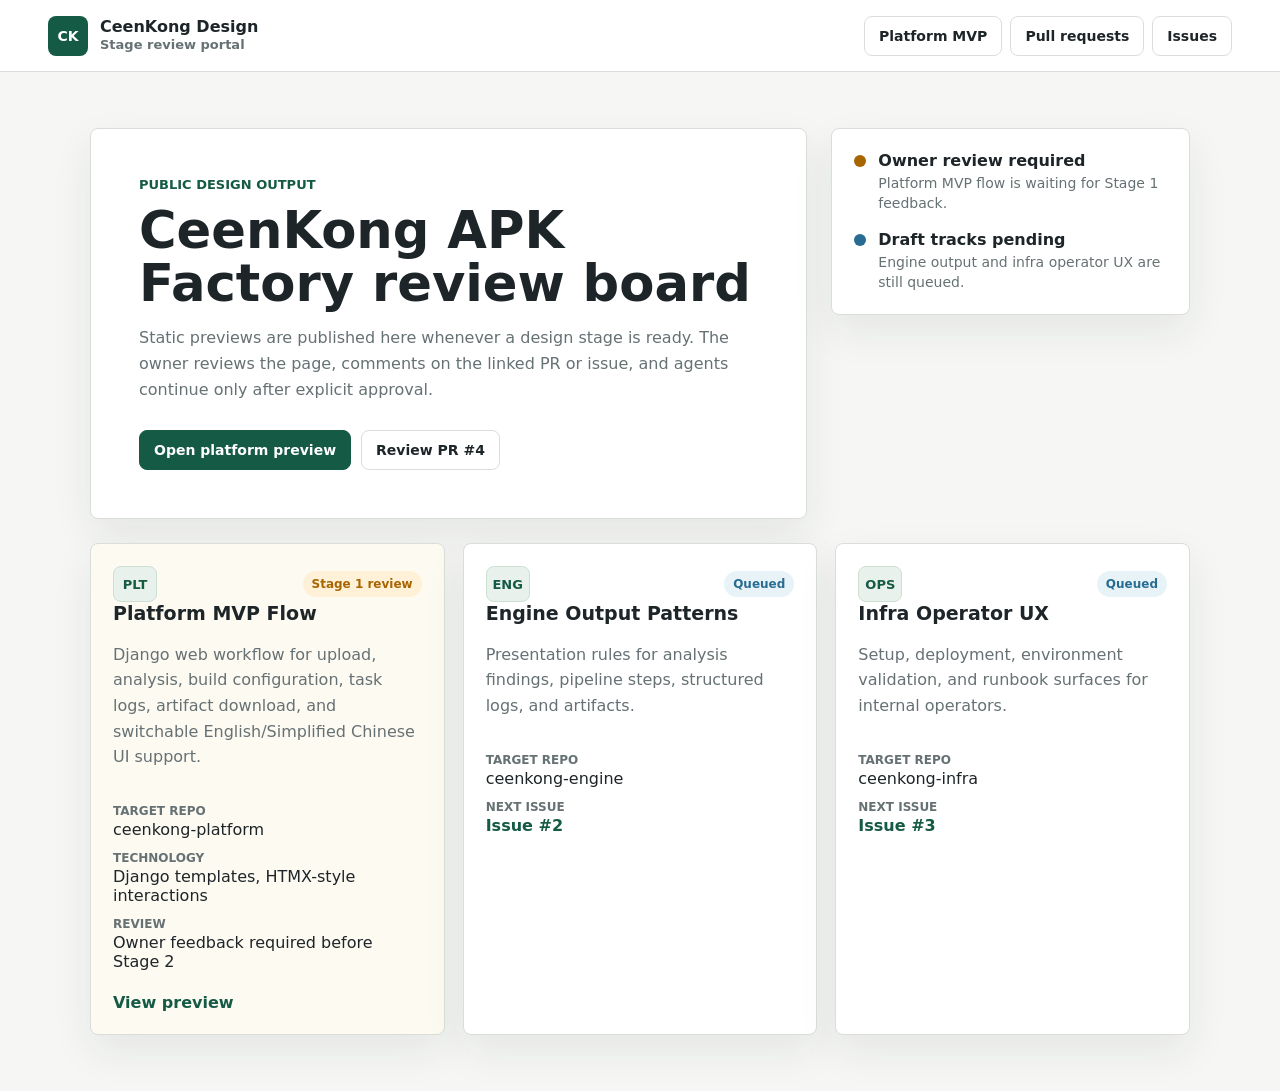
<file: site/index.html>
<!doctype html>
<html lang="en">
  <head>
    <meta charset="utf-8">
    <meta name="viewport" content="width=device-width, initial-scale=1">
    <title>CeenKong Design Review</title>
    <link rel="stylesheet" href="./styles.css">
  </head>
  <body>
    <header class="topbar">
      <a class="brand" href="./index.html" aria-label="CeenKong Design home">
        <span class="brand-mark">CK</span>
        <span>
          <strong>CeenKong Design</strong>
          <small>Stage review portal</small>
        </span>
      </a>
      <nav class="topnav" aria-label="Primary">
        <a href="./platform-mvp.html">Platform MVP</a>
        <a href="https://github.com/ceenkong/ceenkong-design/pulls">Pull requests</a>
        <a href="https://github.com/ceenkong/ceenkong-design/issues">Issues</a>
      </nav>
    </header>

    <main class="page-grid">
      <section class="review-summary" aria-labelledby="review-title">
        <div class="eyebrow">Public design output</div>
        <h1 id="review-title">CeenKong APK Factory review board</h1>
        <p>
          Static previews are published here whenever a design stage is ready.
          The owner reviews the page, comments on the linked PR or issue, and
          agents continue only after explicit approval.
        </p>
        <div class="summary-actions">
          <a class="primary-link" href="./platform-mvp.html">Open platform preview</a>
          <a class="secondary-link" href="https://github.com/ceenkong/ceenkong-design/pull/4">Review PR #4</a>
        </div>
      </section>

      <section class="status-panel" aria-label="Current review gates">
        <div class="status-row">
          <span class="status-dot needs-review"></span>
          <div>
            <strong>Owner review required</strong>
            <span>Platform MVP flow is waiting for Stage 1 feedback.</span>
          </div>
        </div>
        <div class="status-row">
          <span class="status-dot draft"></span>
          <div>
            <strong>Draft tracks pending</strong>
            <span>Engine output and infra operator UX are still queued.</span>
          </div>
        </div>
      </section>

      <section class="track-list" aria-label="Design tracks">
        <article class="track-card active">
          <div class="track-meta">
            <span class="track-code">PLT</span>
            <span class="stage-badge review">Stage 1 review</span>
          </div>
          <h2>Platform MVP Flow</h2>
          <p>Django web workflow for upload, analysis, build configuration, task logs, artifact download, and switchable English/Simplified Chinese UI support.</p>
          <dl>
            <div>
              <dt>Target repo</dt>
              <dd>ceenkong-platform</dd>
            </div>
            <div>
              <dt>Technology</dt>
              <dd>Django templates, HTMX-style interactions</dd>
            </div>
            <div>
              <dt>Review</dt>
              <dd>Owner feedback required before Stage 2</dd>
            </div>
          </dl>
          <a href="./platform-mvp.html">View preview</a>
        </article>

        <article class="track-card">
          <div class="track-meta">
            <span class="track-code">ENG</span>
            <span class="stage-badge draft">Queued</span>
          </div>
          <h2>Engine Output Patterns</h2>
          <p>Presentation rules for analysis findings, pipeline steps, structured logs, and artifacts.</p>
          <dl>
            <div>
              <dt>Target repo</dt>
              <dd>ceenkong-engine</dd>
            </div>
            <div>
              <dt>Next issue</dt>
              <dd><a href="https://github.com/ceenkong/ceenkong-design/issues/2">Issue #2</a></dd>
            </div>
          </dl>
        </article>

        <article class="track-card">
          <div class="track-meta">
            <span class="track-code">OPS</span>
            <span class="stage-badge draft">Queued</span>
          </div>
          <h2>Infra Operator UX</h2>
          <p>Setup, deployment, environment validation, and runbook surfaces for internal operators.</p>
          <dl>
            <div>
              <dt>Target repo</dt>
              <dd>ceenkong-infra</dd>
            </div>
            <div>
              <dt>Next issue</dt>
              <dd><a href="https://github.com/ceenkong/ceenkong-design/issues/3">Issue #3</a></dd>
            </div>
          </dl>
        </article>
      </section>
    </main>
  </body>
</html>
</file>
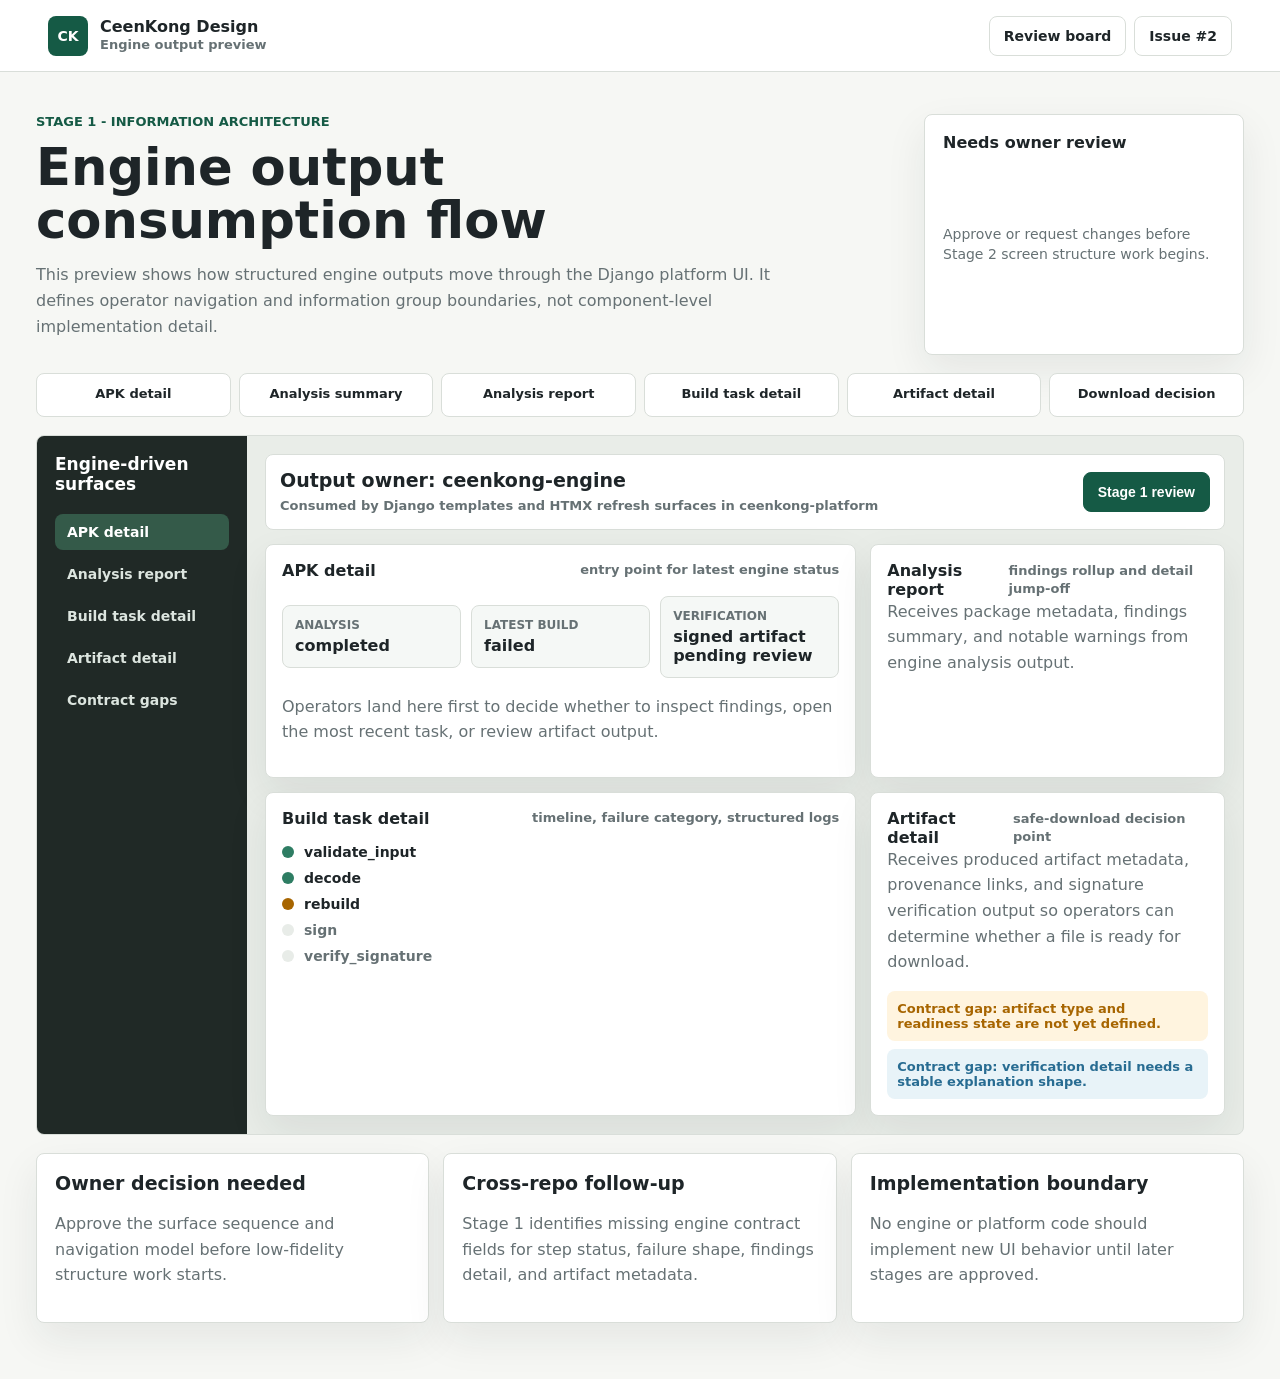
<file: site/engine-output.html>
<!doctype html>
<html lang="en">
  <head>
    <meta charset="utf-8">
    <meta name="viewport" content="width=device-width, initial-scale=1">
    <title>Engine Output Preview - CeenKong Design</title>
    <link rel="stylesheet" href="./styles.css">
  </head>
  <body>
    <header class="topbar">
      <a class="brand" href="./index.html" aria-label="CeenKong Design home">
        <span class="brand-mark">CK</span>
        <span>
          <strong>CeenKong Design</strong>
          <small>Engine output preview</small>
        </span>
      </a>
      <nav class="topnav" aria-label="Primary">
        <a href="./index.html">Review board</a>
        <a href="https://github.com/ceenkong/ceenkong-design/issues/2">Issue #2</a>
      </nav>
    </header>

    <main class="prototype-page">
      <section class="prototype-header">
        <div>
          <div class="eyebrow">Stage 1 - information architecture</div>
          <h1>Engine output consumption flow</h1>
          <p>
            This preview shows how structured engine outputs move through the
            Django platform UI. It defines operator navigation and information
            group boundaries, not component-level implementation detail.
          </p>
        </div>
        <aside class="review-note" aria-label="Review status">
          <strong>Needs owner review</strong>
          <span>Approve or request changes before Stage 2 screen structure work begins.</span>
        </aside>
      </section>

      <section class="flow-strip" aria-label="Primary workflow">
        <span>APK detail</span>
        <span>Analysis summary</span>
        <span>Analysis report</span>
        <span>Build task detail</span>
        <span>Artifact detail</span>
        <span>Download decision</span>
      </section>

      <section class="workspace-shell" aria-label="Engine output navigation map">
        <aside class="sidebar">
          <div class="sidebar-title">Engine-driven surfaces</div>
          <a class="nav-active" href="#apk-detail">APK detail</a>
          <a href="#analysis-report">Analysis report</a>
          <a href="#build-task">Build task detail</a>
          <a href="#artifact-detail">Artifact detail</a>
          <a href="#contract-gaps">Contract gaps</a>
        </aside>

        <section class="work-area">
          <div class="toolbar">
            <div>
              <h2>Output owner: ceenkong-engine</h2>
              <span>Consumed by Django templates and HTMX refresh surfaces in ceenkong-platform</span>
            </div>
            <button type="button">Stage 1 review</button>
          </div>

          <div class="screen-grid">
            <article class="surface large" id="apk-detail">
              <div class="surface-title">
                <strong>APK detail</strong>
                <span>entry point for latest engine status</span>
              </div>
              <div class="metric-row">
                <div><span>Analysis</span><strong>completed</strong></div>
                <div><span>Latest build</span><strong>failed</strong></div>
                <div><span>Verification</span><strong>signed artifact pending review</strong></div>
              </div>
              <p>
                Operators land here first to decide whether to inspect findings,
                open the most recent task, or review artifact output.
              </p>
            </article>

            <article class="surface" id="analysis-report">
              <div class="surface-title">
                <strong>Analysis report</strong>
                <span>findings rollup and detail jump-off</span>
              </div>
              <p>
                Receives package metadata, findings summary, and notable
                warnings from engine analysis output.
              </p>
            </article>

            <article class="surface" id="build-task">
              <div class="surface-title">
                <strong>Build task detail</strong>
                <span>timeline, failure category, structured logs</span>
              </div>
              <ol class="timeline">
                <li class="done">validate_input</li>
                <li class="done">decode</li>
                <li class="active">rebuild</li>
                <li>sign</li>
                <li>verify_signature</li>
              </ol>
            </article>

            <article class="surface large" id="artifact-detail">
              <div class="surface-title">
                <strong>Artifact detail</strong>
                <span>safe-download decision point</span>
              </div>
              <p>
                Receives produced artifact metadata, provenance links, and
                signature verification output so operators can determine whether
                a file is ready for download.
              </p>
              <div class="finding warning">Contract gap: artifact type and readiness state are not yet defined.</div>
              <div class="finding info">Contract gap: verification detail needs a stable explanation shape.</div>
            </article>
          </div>
        </section>
      </section>

      <section class="handoff-grid" aria-label="Review focus">
        <article>
          <h2>Owner decision needed</h2>
          <p>Approve the surface sequence and navigation model before low-fidelity structure work starts.</p>
        </article>
        <article id="contract-gaps">
          <h2>Cross-repo follow-up</h2>
          <p>Stage 1 identifies missing engine contract fields for step status, failure shape, findings detail, and artifact metadata.</p>
        </article>
        <article>
          <h2>Implementation boundary</h2>
          <p>No engine or platform code should implement new UI behavior until later stages are approved.</p>
        </article>
      </section>
    </main>
  </body>
</html>
</file>
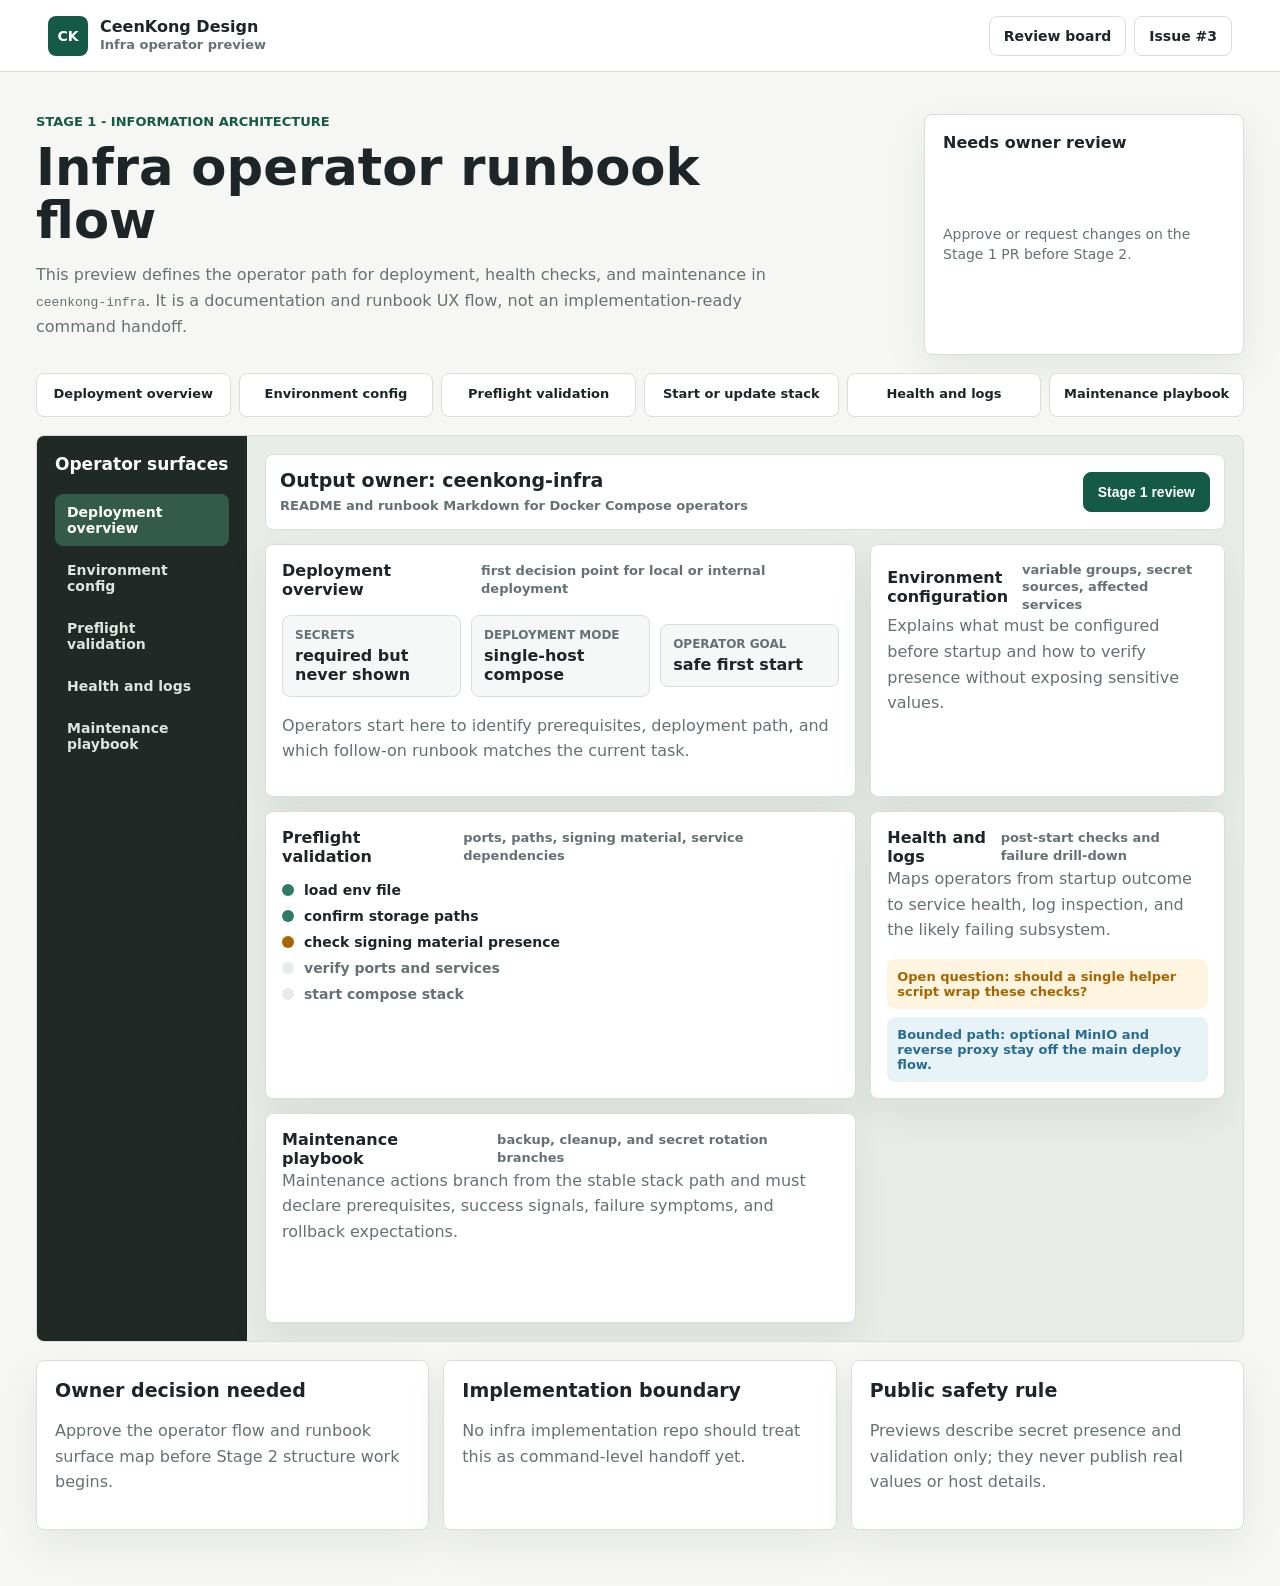
<file: site/infra-operator.html>
<!doctype html>
<html lang="en">
  <head>
    <meta charset="utf-8">
    <meta name="viewport" content="width=device-width, initial-scale=1">
    <title>Infra Operator Preview - CeenKong Design</title>
    <link rel="stylesheet" href="./styles.css">
  </head>
  <body>
    <header class="topbar">
      <a class="brand" href="./index.html" aria-label="CeenKong Design home">
        <span class="brand-mark">CK</span>
        <span>
          <strong>CeenKong Design</strong>
          <small>Infra operator preview</small>
        </span>
      </a>
      <nav class="topnav" aria-label="Primary">
        <a href="./index.html">Review board</a>
        <a href="https://github.com/ceenkong/ceenkong-design/issues/3">Issue #3</a>
      </nav>
    </header>

    <main class="prototype-page">
      <section class="prototype-header">
        <div>
          <div class="eyebrow">Stage 1 - information architecture</div>
          <h1>Infra operator runbook flow</h1>
          <p>
            This preview defines the operator path for deployment, health
            checks, and maintenance in <code>ceenkong-infra</code>. It is a
            documentation and runbook UX flow, not an implementation-ready
            command handoff.
          </p>
        </div>
        <aside class="review-note" aria-label="Review status">
          <strong>Needs owner review</strong>
          <span>Approve or request changes on the Stage 1 PR before Stage 2.</span>
        </aside>
      </section>

      <section class="flow-strip" aria-label="Primary workflow">
        <span>Deployment overview</span>
        <span>Environment config</span>
        <span>Preflight validation</span>
        <span>Start or update stack</span>
        <span>Health and logs</span>
        <span>Maintenance playbook</span>
      </section>

      <section class="workspace-shell" aria-label="Infra operator navigation map">
        <aside class="sidebar">
          <div class="sidebar-title">Operator surfaces</div>
          <a class="nav-active" href="#overview">Deployment overview</a>
          <a href="#environment">Environment config</a>
          <a href="#preflight">Preflight validation</a>
          <a href="#health">Health and logs</a>
          <a href="#maintenance">Maintenance playbook</a>
        </aside>

        <section class="work-area">
          <div class="toolbar">
            <div>
              <h2>Output owner: ceenkong-infra</h2>
              <span>README and runbook Markdown for Docker Compose operators</span>
            </div>
            <button type="button">Stage 1 review</button>
          </div>

          <div class="screen-grid">
            <article class="surface large" id="overview">
              <div class="surface-title">
                <strong>Deployment overview</strong>
                <span>first decision point for local or internal deployment</span>
              </div>
              <div class="metric-row">
                <div><span>Secrets</span><strong>required but never shown</strong></div>
                <div><span>Deployment mode</span><strong>single-host compose</strong></div>
                <div><span>Operator goal</span><strong>safe first start</strong></div>
              </div>
              <p>
                Operators start here to identify prerequisites, deployment path,
                and which follow-on runbook matches the current task.
              </p>
            </article>

            <article class="surface" id="environment">
              <div class="surface-title">
                <strong>Environment configuration</strong>
                <span>variable groups, secret sources, affected services</span>
              </div>
              <p>
                Explains what must be configured before startup and how to
                verify presence without exposing sensitive values.
              </p>
            </article>

            <article class="surface" id="preflight">
              <div class="surface-title">
                <strong>Preflight validation</strong>
                <span>ports, paths, signing material, service dependencies</span>
              </div>
              <ol class="timeline">
                <li class="done">load env file</li>
                <li class="done">confirm storage paths</li>
                <li class="active">check signing material presence</li>
                <li>verify ports and services</li>
                <li>start compose stack</li>
              </ol>
            </article>

            <article class="surface large" id="health">
              <div class="surface-title">
                <strong>Health and logs</strong>
                <span>post-start checks and failure drill-down</span>
              </div>
              <p>
                Maps operators from startup outcome to service health, log
                inspection, and the likely failing subsystem.
              </p>
              <div class="finding warning">Open question: should a single helper script wrap these checks?</div>
              <div class="finding info">Bounded path: optional MinIO and reverse proxy stay off the main deploy flow.</div>
            </article>

            <article class="surface large" id="maintenance">
              <div class="surface-title">
                <strong>Maintenance playbook</strong>
                <span>backup, cleanup, and secret rotation branches</span>
              </div>
              <p>
                Maintenance actions branch from the stable stack path and must
                declare prerequisites, success signals, failure symptoms, and
                rollback expectations.
              </p>
            </article>
          </div>
        </section>
      </section>

      <section class="handoff-grid" aria-label="Review focus">
        <article>
          <h2>Owner decision needed</h2>
          <p>Approve the operator flow and runbook surface map before Stage 2 structure work begins.</p>
        </article>
        <article>
          <h2>Implementation boundary</h2>
          <p>No infra implementation repo should treat this as command-level handoff yet.</p>
        </article>
        <article>
          <h2>Public safety rule</h2>
          <p>Previews describe secret presence and validation only; they never publish real values or host details.</p>
        </article>
      </section>
    </main>
  </body>
</html>
</file>
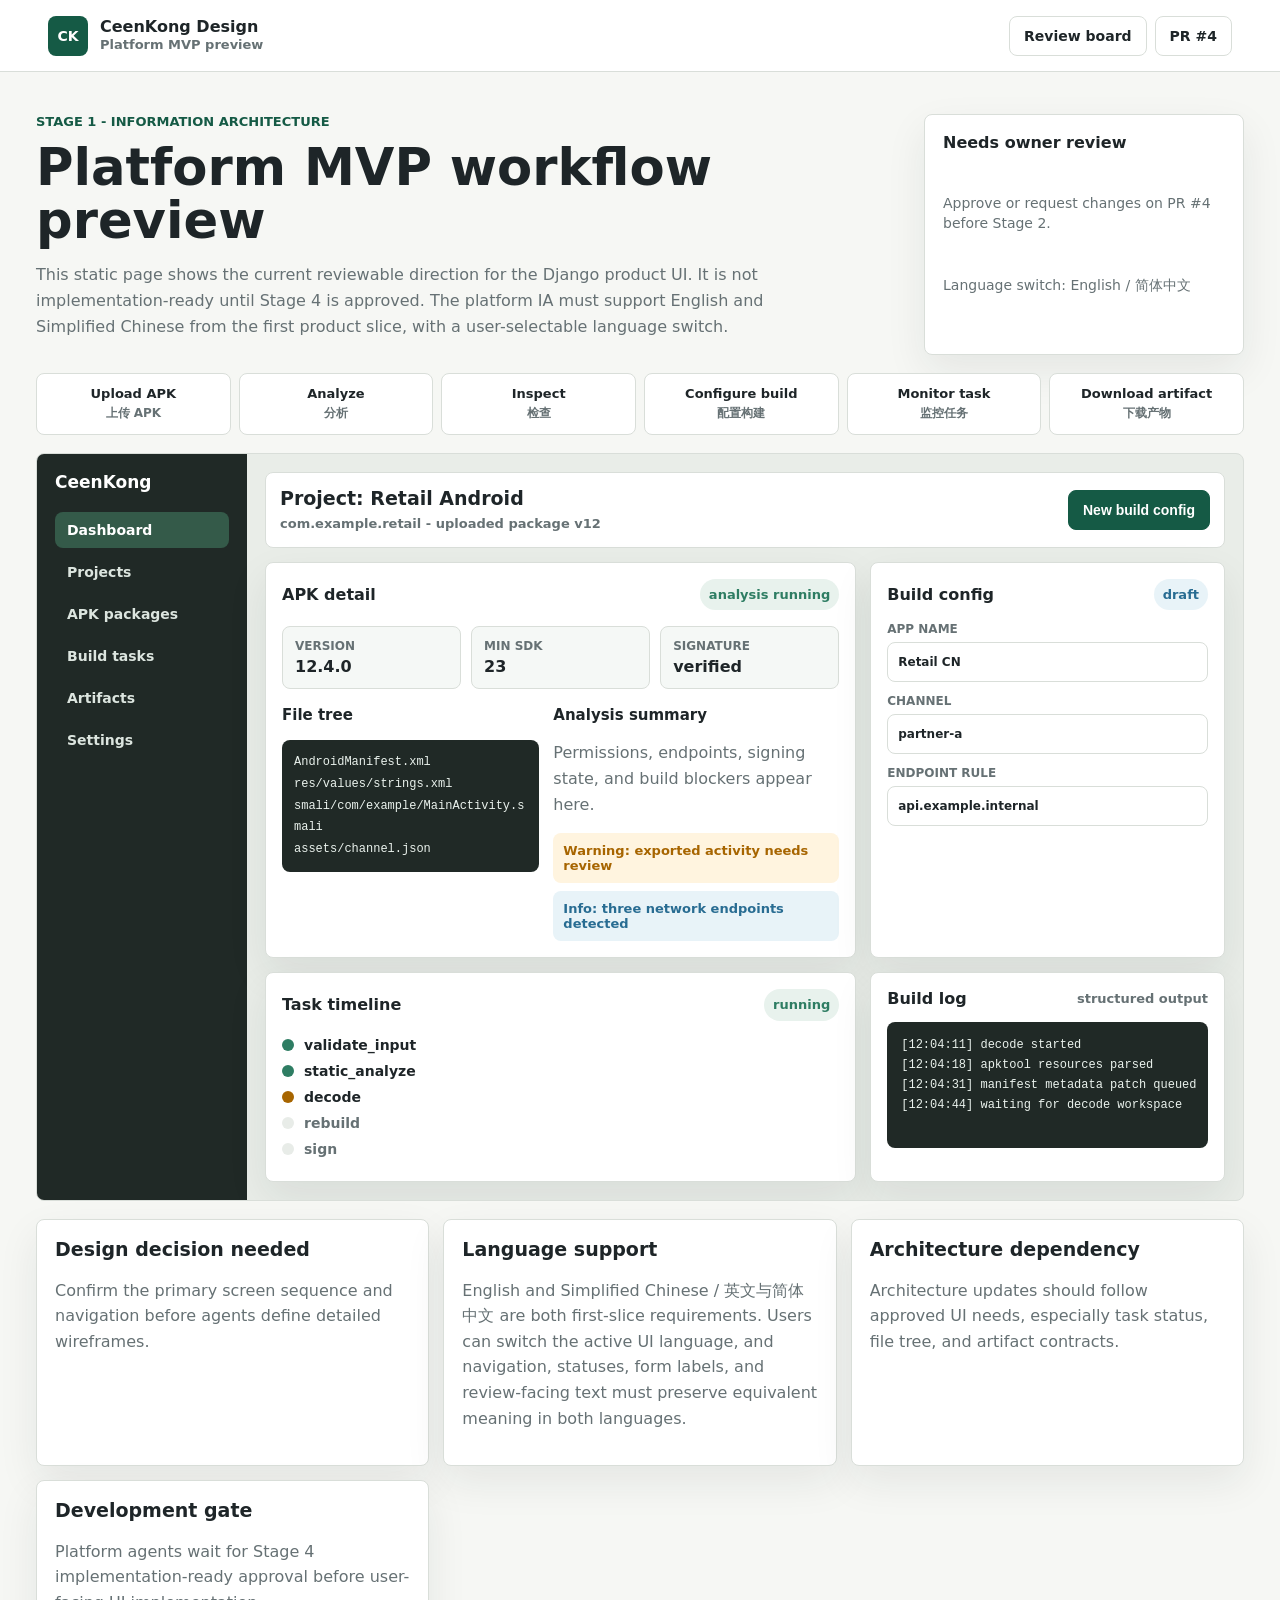
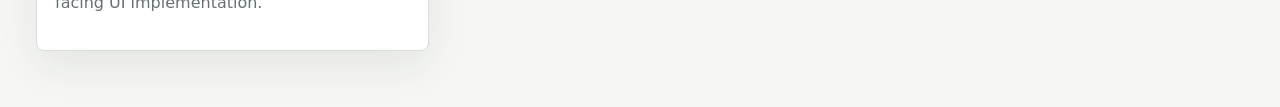
<file: site/platform-mvp.html>
<!doctype html>
<html lang="en">
  <head>
    <meta charset="utf-8">
    <meta name="viewport" content="width=device-width, initial-scale=1">
    <title>Platform MVP Preview - CeenKong Design</title>
    <link rel="stylesheet" href="./styles.css">
  </head>
  <body>
    <header class="topbar">
      <a class="brand" href="./index.html" aria-label="CeenKong Design home">
        <span class="brand-mark">CK</span>
        <span>
          <strong>CeenKong Design</strong>
          <small>Platform MVP preview</small>
        </span>
      </a>
      <nav class="topnav" aria-label="Primary">
        <a href="./index.html">Review board</a>
        <a href="https://github.com/ceenkong/ceenkong-design/pull/4">PR #4</a>
      </nav>
    </header>

    <main class="prototype-page">
      <section class="prototype-header">
        <div>
          <div class="eyebrow">Stage 1 - information architecture</div>
          <h1>Platform MVP workflow preview</h1>
          <p>
            This static page shows the current reviewable direction for the
            Django product UI. It is not implementation-ready until Stage 4 is
            approved. The platform IA must support English and Simplified
            Chinese from the first product slice, with a user-selectable
            language switch.
          </p>
        </div>
        <aside class="review-note" aria-label="Review status">
          <strong>Needs owner review</strong>
          <span>Approve or request changes on PR #4 before Stage 2.</span>
          <span>Language switch: English / 简体中文</span>
        </aside>
      </section>

      <section class="flow-strip" aria-label="Primary workflow">
        <span>Upload APK<br><small>上传 APK</small></span>
        <span>Analyze<br><small>分析</small></span>
        <span>Inspect<br><small>检查</small></span>
        <span>Configure build<br><small>配置构建</small></span>
        <span>Monitor task<br><small>监控任务</small></span>
        <span>Download artifact<br><small>下载产物</small></span>
      </section>

      <section class="workspace-shell" aria-label="Low fidelity product shell">
        <aside class="sidebar">
          <div class="sidebar-title">CeenKong</div>
          <a class="nav-active" href="#dashboard">Dashboard</a>
          <a href="#projects">Projects</a>
          <a href="#packages">APK packages</a>
          <a href="#tasks">Build tasks</a>
          <a href="#artifacts">Artifacts</a>
          <a href="#settings">Settings</a>
        </aside>

        <section class="work-area">
          <div class="toolbar">
            <div>
              <h2>Project: Retail Android</h2>
              <span>com.example.retail - uploaded package v12</span>
            </div>
            <button type="button">New build config</button>
          </div>

          <div class="screen-grid">
            <article class="surface large">
              <div class="surface-title">
                <strong>APK detail</strong>
                <span class="stage-badge running">analysis running</span>
              </div>
              <div class="metric-row">
                <div><span>Version</span><strong>12.4.0</strong></div>
                <div><span>Min SDK</span><strong>23</strong></div>
                <div><span>Signature</span><strong>verified</strong></div>
              </div>
              <div class="split-preview">
                <div>
                  <h3>File tree</h3>
                  <ul class="tree-list">
                    <li>AndroidManifest.xml</li>
                    <li>res/values/strings.xml</li>
                    <li>smali/com/example/MainActivity.smali</li>
                    <li>assets/channel.json</li>
                  </ul>
                </div>
                <div>
                  <h3>Analysis summary</h3>
                  <p>Permissions, endpoints, signing state, and build blockers appear here.</p>
                  <div class="finding warning">Warning: exported activity needs review</div>
                  <div class="finding info">Info: three network endpoints detected</div>
                </div>
              </div>
            </article>

            <article class="surface">
              <div class="surface-title">
                <strong>Build config</strong>
                <span class="stage-badge draft">draft</span>
              </div>
              <label>App name<input value="Retail CN"></label>
              <label>Channel<input value="partner-a"></label>
              <label>Endpoint rule<input value="api.example.internal"></label>
            </article>

            <article class="surface">
              <div class="surface-title">
                <strong>Task timeline</strong>
                <span class="stage-badge running">running</span>
              </div>
              <ol class="timeline">
                <li class="done">validate_input</li>
                <li class="done">static_analyze</li>
                <li class="active">decode</li>
                <li>rebuild</li>
                <li>sign</li>
              </ol>
            </article>

            <article class="surface large">
              <div class="surface-title">
                <strong>Build log</strong>
                <span>structured output</span>
              </div>
              <pre class="log-view">[12:04:11] decode started
[12:04:18] apktool resources parsed
[12:04:31] manifest metadata patch queued
[12:04:44] waiting for decode workspace</pre>
            </article>
          </div>
        </section>
      </section>

      <section class="handoff-grid" aria-label="Implementation dependencies">
        <article>
          <h2>Design decision needed</h2>
          <p>Confirm the primary screen sequence and navigation before agents define detailed wireframes.</p>
        </article>
        <article>
          <h2>Language support</h2>
          <p>English and Simplified Chinese / 英文与简体中文 are both first-slice requirements. Users can switch the active UI language, and navigation, statuses, form labels, and review-facing text must preserve equivalent meaning in both languages.</p>
        </article>
        <article>
          <h2>Architecture dependency</h2>
          <p>Architecture updates should follow approved UI needs, especially task status, file tree, and artifact contracts.</p>
        </article>
        <article>
          <h2>Development gate</h2>
          <p>Platform agents wait for Stage 4 implementation-ready approval before user-facing UI implementation.</p>
        </article>
      </section>
    </main>
  </body>
</html>
</file>
<file: site/styles.css>
:root {
  color-scheme: light;
  --bg: #f6f7f4;
  --panel: #ffffff;
  --panel-strong: #fdfaf2;
  --text: #1e2528;
  --muted: #667174;
  --line: #d9ded9;
  --green: #2e7d63;
  --green-dark: #155a45;
  --amber: #a76500;
  --blue: #286c92;
  --red: #b33a3a;
  --shadow: 0 16px 40px rgba(30, 37, 40, 0.08);
}

* {
  box-sizing: border-box;
}

body {
  margin: 0;
  background: var(--bg);
  color: var(--text);
  font-family: Inter, ui-sans-serif, system-ui, -apple-system, BlinkMacSystemFont, "Segoe UI", sans-serif;
  letter-spacing: 0;
}

a {
  color: var(--green-dark);
  font-weight: 700;
  text-decoration: none;
}

a:hover,
a:focus {
  text-decoration: underline;
}

.topbar {
  align-items: center;
  background: rgba(255, 255, 255, 0.94);
  border-bottom: 1px solid var(--line);
  display: flex;
  gap: 24px;
  justify-content: space-between;
  min-height: 72px;
  padding: 12px clamp(16px, 4vw, 48px);
  position: sticky;
  top: 0;
  z-index: 5;
}

.brand {
  align-items: center;
  color: var(--text);
  display: flex;
  gap: 12px;
  min-width: 220px;
}

.brand-mark {
  align-items: center;
  background: var(--green-dark);
  border-radius: 8px;
  color: #fff;
  display: inline-flex;
  font-size: 14px;
  font-weight: 800;
  height: 40px;
  justify-content: center;
  width: 40px;
}

.brand small,
.surface-title span,
.toolbar span {
  color: var(--muted);
  display: block;
  font-size: 13px;
  font-weight: 600;
  line-height: 1.35;
}

.topnav {
  display: flex;
  flex-wrap: wrap;
  gap: 8px;
  justify-content: flex-end;
}

.topnav a,
.primary-link,
.secondary-link,
.toolbar button {
  align-items: center;
  border: 1px solid var(--line);
  border-radius: 8px;
  display: inline-flex;
  font-size: 14px;
  min-height: 40px;
  padding: 9px 14px;
}

.primary-link,
.toolbar button {
  background: var(--green-dark);
  border-color: var(--green-dark);
  color: #fff;
}

.secondary-link,
.topnav a {
  background: #fff;
  color: var(--text);
}

.page-grid {
  display: grid;
  gap: 24px;
  grid-template-columns: minmax(0, 1.1fr) minmax(280px, 0.55fr);
  margin: 0 auto;
  max-width: 1180px;
  padding: clamp(24px, 5vw, 56px) clamp(16px, 4vw, 40px);
}

.review-summary,
.status-panel,
.track-card,
.review-note,
.surface,
.handoff-grid article {
  background: var(--panel);
  border: 1px solid var(--line);
  border-radius: 8px;
  box-shadow: var(--shadow);
}

.review-summary {
  min-height: 320px;
  padding: clamp(24px, 5vw, 48px);
}

.eyebrow {
  color: var(--green-dark);
  font-size: 13px;
  font-weight: 800;
  letter-spacing: 0;
  margin-bottom: 12px;
  text-transform: uppercase;
}

h1,
h2,
h3,
p {
  margin-top: 0;
}

h1 {
  font-size: clamp(32px, 4vw, 52px);
  line-height: 1.03;
  margin-bottom: 16px;
}

h2 {
  font-size: 19px;
  line-height: 1.25;
}

h3 {
  font-size: 15px;
  line-height: 1.35;
}

p {
  color: var(--muted);
  line-height: 1.6;
}

.summary-actions {
  display: flex;
  flex-wrap: wrap;
  gap: 10px;
  margin-top: 28px;
}

.status-panel {
  align-self: start;
  display: grid;
  gap: 16px;
  padding: 22px;
}

.status-row {
  align-items: flex-start;
  display: grid;
  gap: 12px;
  grid-template-columns: 12px 1fr;
}

.status-row span:last-child {
  color: var(--muted);
  display: block;
  font-size: 14px;
  line-height: 1.45;
  margin-top: 3px;
}

.status-dot {
  border-radius: 50%;
  height: 12px;
  margin-top: 4px;
  width: 12px;
}

.needs-review {
  background: var(--amber);
}

.draft {
  background: var(--blue);
}

.track-list {
  display: grid;
  gap: 18px;
  grid-column: 1 / -1;
  grid-template-columns: repeat(3, minmax(0, 1fr));
}

.track-card {
  display: flex;
  flex-direction: column;
  min-height: 310px;
  padding: 22px;
}

.track-card.active {
  background: var(--panel-strong);
}

.track-meta,
.surface-title,
.toolbar,
.prototype-header,
.metric-row {
  align-items: center;
  display: flex;
  gap: 12px;
  justify-content: space-between;
}

.track-code {
  align-items: center;
  background: #e9f1ec;
  border: 1px solid #cdded3;
  border-radius: 8px;
  color: var(--green-dark);
  display: inline-flex;
  font-size: 13px;
  font-weight: 800;
  height: 36px;
  justify-content: center;
  width: 44px;
}

.stage-badge {
  border-radius: 999px;
  display: inline-flex;
  font-size: 12px;
  font-weight: 800;
  line-height: 1;
  padding: 7px 9px;
  white-space: nowrap;
}

.stage-badge.review {
  background: #fff1d8;
  color: var(--amber);
}

.stage-badge.draft {
  background: #e8f3f8;
  color: var(--blue);
}

.stage-badge.running {
  background: #e8f2ed;
  color: var(--green);
}

dl {
  display: grid;
  gap: 12px;
  margin: 18px 0 22px;
}

dt {
  color: var(--muted);
  font-size: 12px;
  font-weight: 800;
  text-transform: uppercase;
}

dd {
  margin: 2px 0 0;
}

.track-card > a {
  margin-top: auto;
}

.prototype-page {
  margin: 0 auto;
  max-width: 1280px;
  padding: clamp(20px, 4vw, 42px) clamp(14px, 4vw, 36px) 56px;
}

.prototype-header {
  align-items: stretch;
  margin-bottom: 18px;
}

.prototype-header > div {
  max-width: 760px;
}

.review-note {
  display: grid;
  flex: 0 1 320px;
  min-width: 0;
  padding: 18px;
}

.review-note span {
  color: var(--muted);
  font-size: 14px;
  line-height: 1.45;
}

.flow-strip {
  display: grid;
  gap: 8px;
  grid-template-columns: repeat(6, minmax(0, 1fr));
  margin-bottom: 18px;
}

.flow-strip span {
  background: #fff;
  border: 1px solid var(--line);
  border-radius: 8px;
  color: var(--text);
  font-size: 13px;
  font-weight: 800;
  min-height: 44px;
  padding: 12px 10px;
  text-align: center;
}

.flow-strip small {
  color: var(--muted);
  display: inline-block;
  font-size: 12px;
  font-weight: 700;
  margin-top: 4px;
}

.workspace-shell {
  background: #e9ede8;
  border: 1px solid var(--line);
  border-radius: 8px;
  display: grid;
  grid-template-columns: 210px 1fr;
  min-height: 680px;
  overflow: hidden;
}

.sidebar {
  background: #202926;
  color: #fff;
  display: grid;
  gap: 6px;
  grid-auto-rows: min-content;
  padding: 18px;
}

.sidebar-title {
  font-size: 17px;
  font-weight: 800;
  margin-bottom: 14px;
}

.sidebar a {
  border-radius: 8px;
  color: #dce5df;
  font-size: 14px;
  font-weight: 700;
  padding: 10px 12px;
}

.sidebar .nav-active {
  background: #345a49;
  color: #fff;
}

.work-area {
  min-width: 0;
  padding: 18px;
}

.toolbar {
  background: #fff;
  border: 1px solid var(--line);
  border-radius: 8px;
  margin-bottom: 14px;
  padding: 14px;
}

.toolbar h2 {
  margin: 0 0 4px;
}

.toolbar button {
  cursor: default;
  font-weight: 800;
}

.screen-grid {
  display: grid;
  gap: 14px;
  grid-template-columns: minmax(0, 1.25fr) minmax(260px, 0.75fr);
}

.surface {
  min-height: 210px;
  padding: 16px;
}

.surface.large {
  grid-column: auto;
}

.metric-row {
  display: grid;
  gap: 10px;
  grid-template-columns: repeat(3, minmax(0, 1fr));
  margin: 16px 0;
}

.metric-row div {
  background: #f5f8f6;
  border: 1px solid var(--line);
  border-radius: 8px;
  padding: 12px;
}

.metric-row span {
  color: var(--muted);
  display: block;
  font-size: 12px;
  font-weight: 800;
  text-transform: uppercase;
}

.metric-row strong {
  display: block;
  margin-top: 4px;
}

.split-preview {
  display: grid;
  gap: 14px;
  grid-template-columns: minmax(0, 0.9fr) minmax(0, 1fr);
}

.tree-list {
  background: #202926;
  border-radius: 8px;
  color: #eaf2ed;
  font-family: ui-monospace, SFMono-Regular, Menlo, Consolas, monospace;
  font-size: 12px;
  line-height: 1.8;
  list-style: none;
  margin: 0;
  overflow-wrap: anywhere;
  padding: 12px;
}

.finding {
  border-radius: 8px;
  font-size: 13px;
  font-weight: 700;
  margin-top: 8px;
  padding: 10px;
}

.finding.warning {
  background: #fff4df;
  color: var(--amber);
}

.finding.info {
  background: #e8f3f8;
  color: var(--blue);
}

label {
  color: var(--muted);
  display: grid;
  font-size: 12px;
  font-weight: 800;
  gap: 6px;
  margin-top: 12px;
  text-transform: uppercase;
}

input {
  border: 1px solid var(--line);
  border-radius: 8px;
  color: var(--text);
  font: inherit;
  min-height: 40px;
  padding: 8px 10px;
  width: 100%;
}

.timeline {
  counter-reset: step;
  display: grid;
  gap: 10px;
  list-style: none;
  margin: 16px 0 0;
  padding: 0;
}

.timeline li {
  align-items: center;
  color: var(--muted);
  display: flex;
  font-size: 14px;
  font-weight: 800;
  gap: 10px;
}

.timeline li::before {
  align-items: center;
  background: #e8ece8;
  border-radius: 50%;
  content: "";
  display: inline-flex;
  height: 12px;
  width: 12px;
}

.timeline .done,
.timeline .active {
  color: var(--text);
}

.timeline .done::before {
  background: var(--green);
}

.timeline .active::before {
  background: var(--amber);
}

.log-view {
  background: #202926;
  border-radius: 8px;
  color: #eaf2ed;
  font-family: ui-monospace, SFMono-Regular, Menlo, Consolas, monospace;
  font-size: 12px;
  line-height: 1.65;
  margin: 14px 0 0;
  min-height: 126px;
  overflow: auto;
  padding: 14px;
}

.handoff-grid {
  display: grid;
  gap: 14px;
  grid-template-columns: repeat(3, minmax(0, 1fr));
  margin-top: 18px;
}

.handoff-grid article {
  min-height: 160px;
  padding: 18px;
}

@media (max-width: 980px) {
  .page-grid,
  .track-list,
  .screen-grid,
  .handoff-grid {
    grid-template-columns: 1fr;
  }

  .prototype-header {
    align-items: stretch;
    flex-direction: column;
  }

  .prototype-header > div,
  .review-note,
  .sidebar {
    min-width: 0;
  }

  .flow-strip {
    grid-template-columns: repeat(3, minmax(0, 1fr));
  }

  .workspace-shell {
    grid-template-columns: 1fr;
  }

  .sidebar {
    grid-template-columns: repeat(3, minmax(0, 1fr));
  }

  .sidebar-title {
    grid-column: 1 / -1;
  }
}

@media (max-width: 640px) {
  .topbar {
    align-items: stretch;
    flex-direction: column;
  }

  .topnav {
    justify-content: flex-start;
  }

  h1 {
    font-size: 32px;
  }

  .flow-strip,
  .metric-row,
  .split-preview,
  .sidebar {
    grid-template-columns: 1fr;
  }
}
</file>
